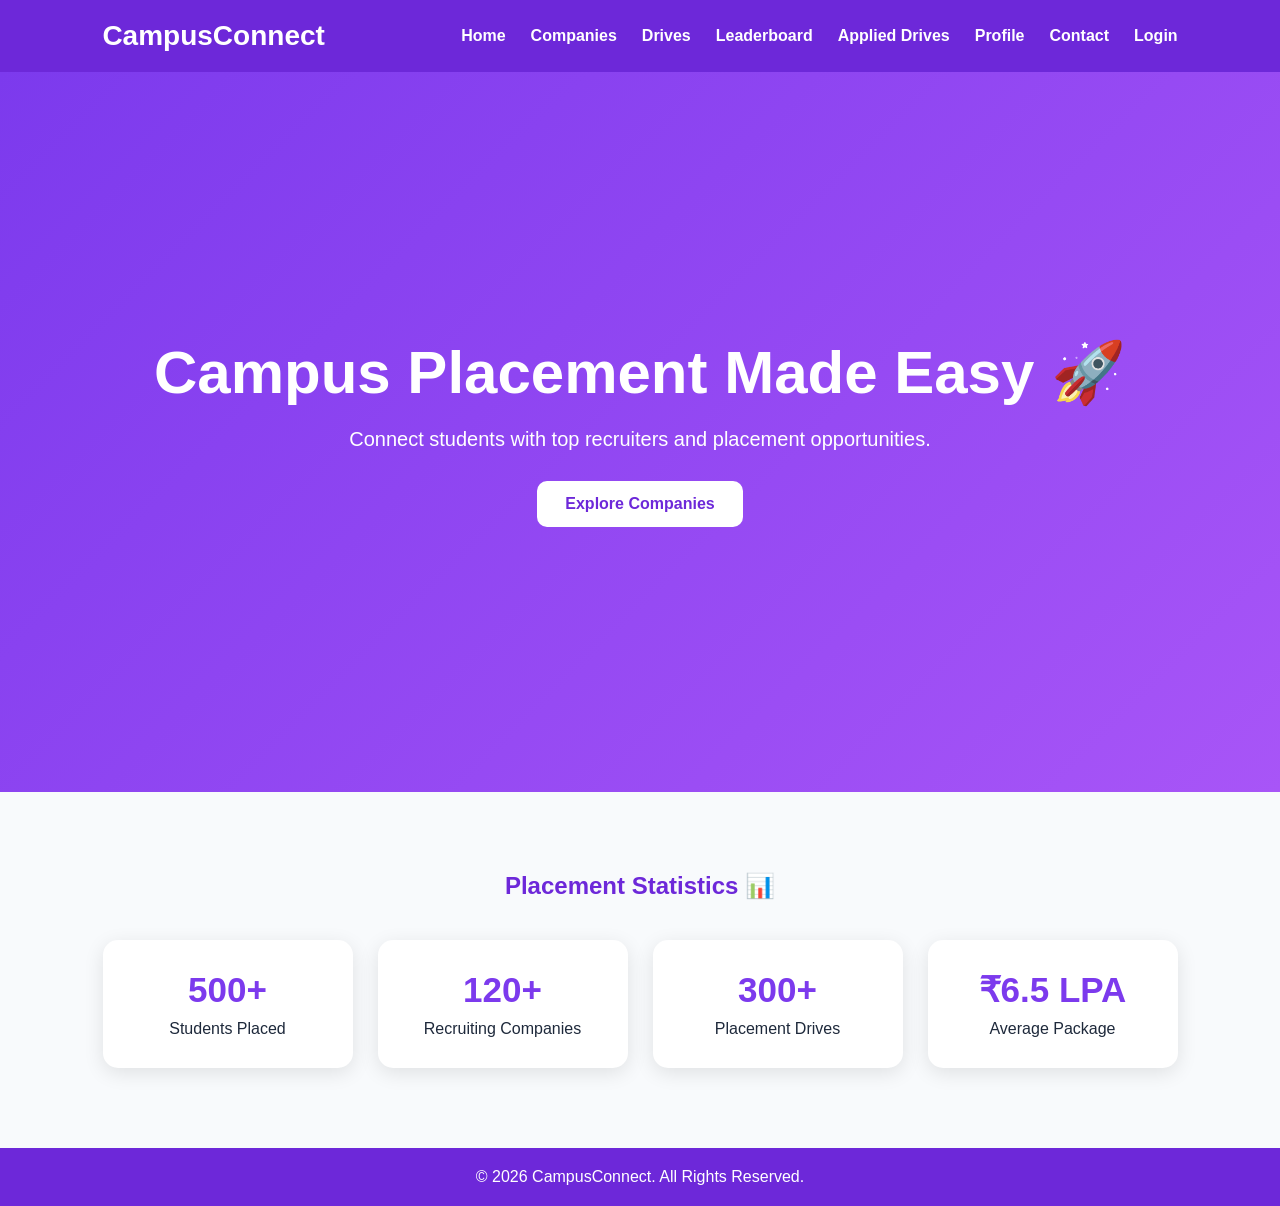
<file: index.html>
<!DOCTYPE html>
<html lang="en">
<head>
<meta charset="UTF-8">
<meta name="viewport" content="width=device-width, initial-scale=1.0">
<title>CampusConnect</title>
<link rel="stylesheet" href="style.css">
</head>
<body>

<nav class="navbar">
    <div class="logo">CampusConnect</div>

    <ul class="nav-links">
    <li><a href="index.html">Home</a></li>
    <li><a href="companies.html">Companies</a></li>
    <li><a href="drives.html">Drives</a></li>
    <li><a href="leaderboard.html">Leaderboard</a></li>
    <li><a href="applied-drives.html">Applied Drives</a></li>
    <li><a href="profile.html">Profile</a></li>
    <li><a href="contact.html">Contact</a></li>
    <li><a href="login.html">Login</a></li>
</ul>

</nav>

<section class="hero">

<div class="hero-content">

<h1>Campus Placement Made Easy 🚀</h1>

<p>
Connect students with top recruiters and placement opportunities.
</p>

<a href="companies.html" class="btn">
Explore Companies
</a>

</div>

</section>

<section class="dashboard">

<h2>Placement Statistics 📊</h2>

<div class="dashboard-container">

<div class="dashboard-card">
<h3>500+</h3>
<p>Students Placed</p>
</div>

<div class="dashboard-card">
<h3>120+</h3>
<p>Recruiting Companies</p>
</div>

<div class="dashboard-card">
<h3>300+</h3>
<p>Placement Drives</p>
</div>

<div class="dashboard-card">
<h3>₹6.5 LPA</h3>
<p>Average Package</p>
</div>

</div>

</section>

<footer>
<p>© 2026 CampusConnect. All Rights Reserved.</p>
</footer>

<script src="script.js"></script>

</body>
</html>
</file>
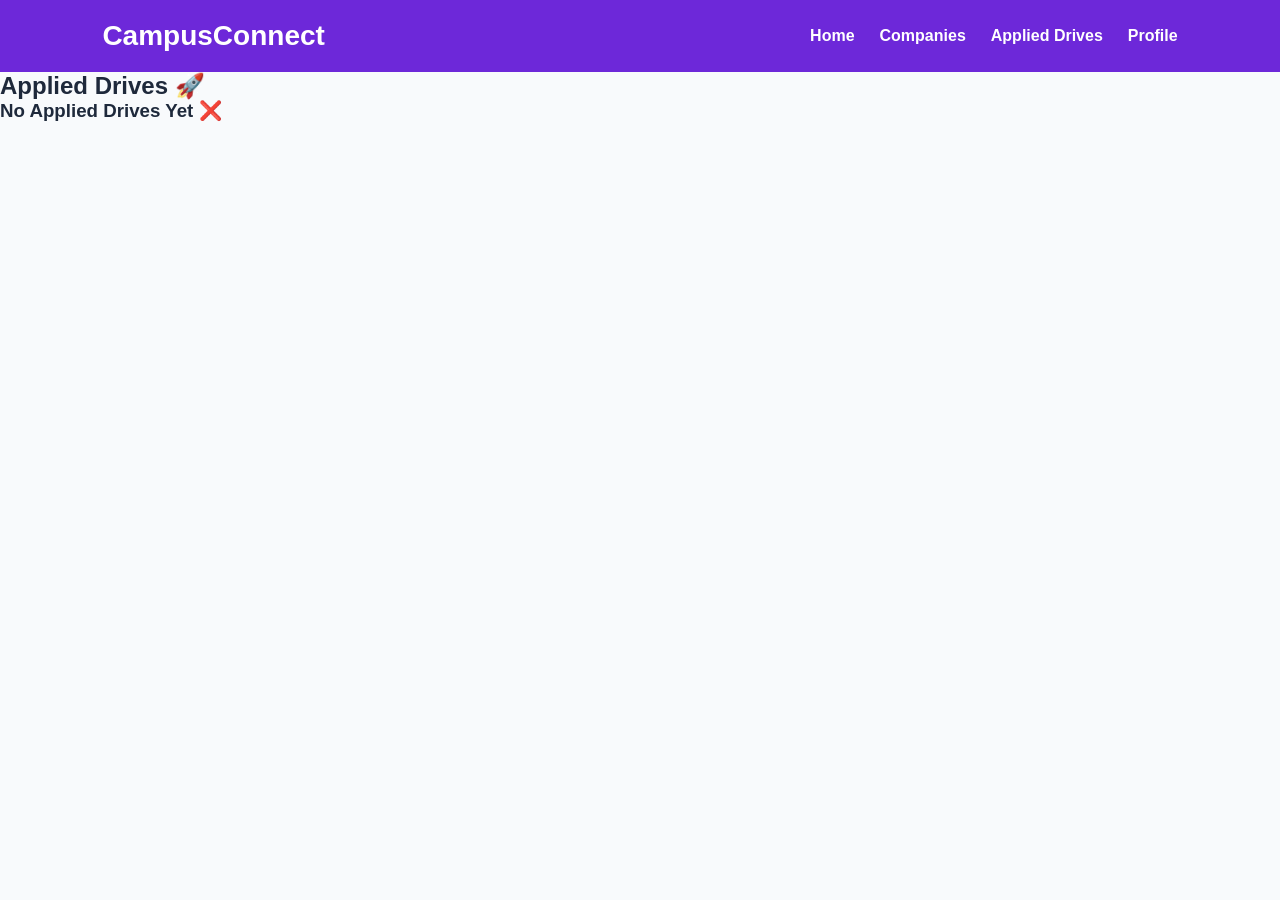
<file: applied-drives.html>
<!DOCTYPE html>
<html lang="en">
<head>
<meta charset="UTF-8">
<meta name="viewport" content="width=device-width, initial-scale=1.0">
<title>Applied Drives</title>
<link rel="stylesheet" href="style.css">
</head>
<body>

<nav class="navbar">
<div class="logo">CampusConnect</div>

<ul class="nav-links">
<li><a href="index.html">Home</a></li>
<li><a href="companies.html">Companies</a></li>
<li><a href="applied-drives.html">Applied Drives</a></li>
<li><a href="profile.html">Profile</a></li>
</ul>
</nav>

<section class="jobs">

<h2>Applied Drives 🚀</h2>

<div id="appliedContainer"></div>

</section>

<script>

function loadAppliedDrives(){

let drives =
JSON.parse(localStorage.getItem("appliedDrives")) || [];

let container =
document.getElementById("appliedContainer");

container.innerHTML = "";

if(drives.length === 0){

container.innerHTML =
"<h3>No Applied Drives Yet ❌</h3>";

return;
}

drives.forEach(company => {

container.innerHTML += `
<div class="company-card">
<h2>${company}</h2>
<p>Application Submitted ✅</p>

<button onclick="removeDrive('${company}')">
Remove
</button>

</div>
`;

});

}

function removeDrive(company){

let drives =
JSON.parse(localStorage.getItem("appliedDrives")) || [];

drives = drives.filter(item => item !== company);

localStorage.setItem(
"appliedDrives",
JSON.stringify(drives)
);

showToast("Application Removed ❌");

loadAppliedDrives();

}

loadAppliedDrives();

</script>

<script src="script.js"></script>

</body>
</html>
</file>
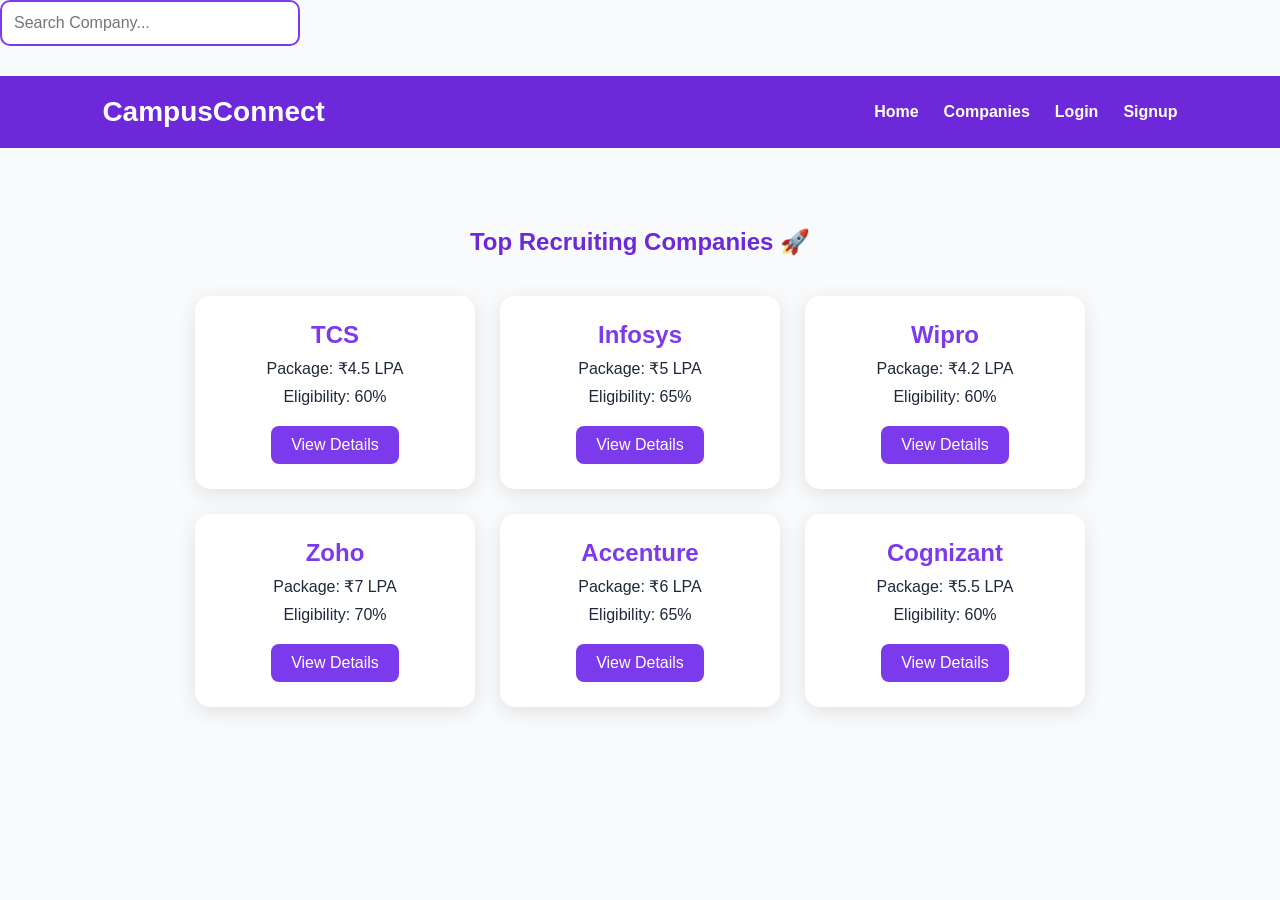
<file: companies.html>
<!DOCTYPE html>
<html lang="en">
<head>
<meta charset="UTF-8">
<meta name="viewport" content="width=device-width, initial-scale=1.0">
<title>Companies - CampusConnect</title>
<link rel="stylesheet" href="style.css">
</head>
<input
type="text"
id="searchInput"
placeholder="Search Company..."
onkeyup="searchCompany()"
class="search-company">
<body>

<nav class="navbar">
<div class="logo">CampusConnect</div>

<ul class="nav-links">
<li><a href="index.html">Home</a></li>
<li><a href="companies.html">Companies</a></li>
<li><a href="login.html">Login</a></li>
<li><a href="signup.html">Signup</a></li>
</ul>
</nav>

<section class="companies-section">

<h1>Top Recruiting Companies 🚀</h1>

<div class="company-container">

<div class="company-card">
<h2>TCS</h2>
<p>Package: ₹4.5 LPA</p>
<p>Eligibility: 60%</p>
<a href="company-details.html?company=TCS">
View Details
</a>
</div>

<div class="company-card">
<h2>Infosys</h2>
<p>Package: ₹5 LPA</p>
<p>Eligibility: 65%</p>
<a href="company-details.html?company=Infosys">
View Details
</a>
</div>

<div class="company-card">
<h2>Wipro</h2>
<p>Package: ₹4.2 LPA</p>
<p>Eligibility: 60%</p>
<a href="company-details.html?company=Wipro">
View Details
</a>
</div>

<div class="company-card">
<h2>Zoho</h2>
<p>Package: ₹7 LPA</p>
<p>Eligibility: 70%</p>
<a href="company-details.html?company=Zoho">
View Details
</a>
</div>

<div class="company-card">
<h2>Accenture</h2>
<p>Package: ₹6 LPA</p>
<p>Eligibility: 65%</p>
<a href="company-details.html?company=Accenture">
View Details
</a>
</div>

<div class="company-card">
<h2>Cognizant</h2>
<p>Package: ₹5.5 LPA</p>
<p>Eligibility: 60%</p>
<a href="company-details.html?company=Cognizant">
View Details
</a>
</div>

</div>

</section>

<script src="script.js"></script>

</body>
</html>
</file>
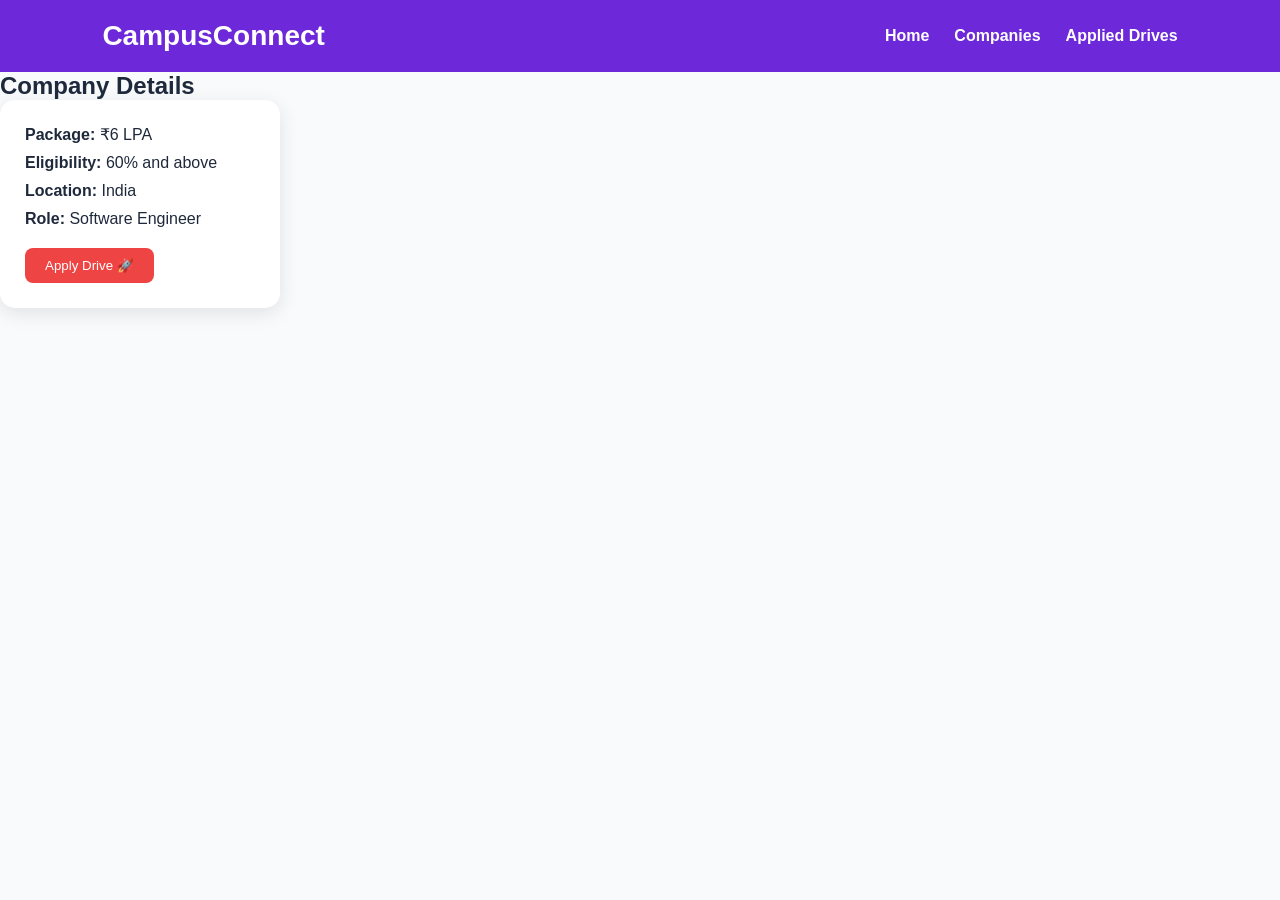
<file: company-details.html>
<!DOCTYPE html>
<html lang="en">
<head>
<meta charset="UTF-8">
<meta name="viewport" content="width=device-width, initial-scale=1.0">
<title>Company Details</title>
<link rel="stylesheet" href="style.css">
</head>
<body>

<nav class="navbar">
<div class="logo">CampusConnect</div>

<ul class="nav-links">
<li><a href="index.html">Home</a></li>
<li><a href="companies.html">Companies</a></li>
<li><a href="applied-drives.html">Applied Drives</a></li>
</ul>
</nav>

<section class="jobs">

<h2 id="companyName">Company Details</h2>

<div class="company-card">

<p><strong>Package:</strong> ₹6 LPA</p>

<p><strong>Eligibility:</strong> 60% and above</p>

<p><strong>Location:</strong> India</p>

<p><strong>Role:</strong> Software Engineer</p>

<button onclick="applyDrive()">
Apply Drive 🚀
</button>

</div>

</section>

<script>

const params =
new URLSearchParams(window.location.search);

const company =
params.get("company");

document.getElementById("companyName").innerText =
company || "Company Details";

function applyDrive(){

let appliedDrives =
JSON.parse(localStorage.getItem("appliedDrives")) || [];

if(!appliedDrives.includes(company)){

appliedDrives.push(company);

localStorage.setItem(
"appliedDrives",
JSON.stringify(appliedDrives)
);

showToast(company + " Applied Successfully 🎉");

}else{

showToast("Already Applied ❗");

}

}

</script>

<script src="script.js"></script>

</body>
</html>
</file>
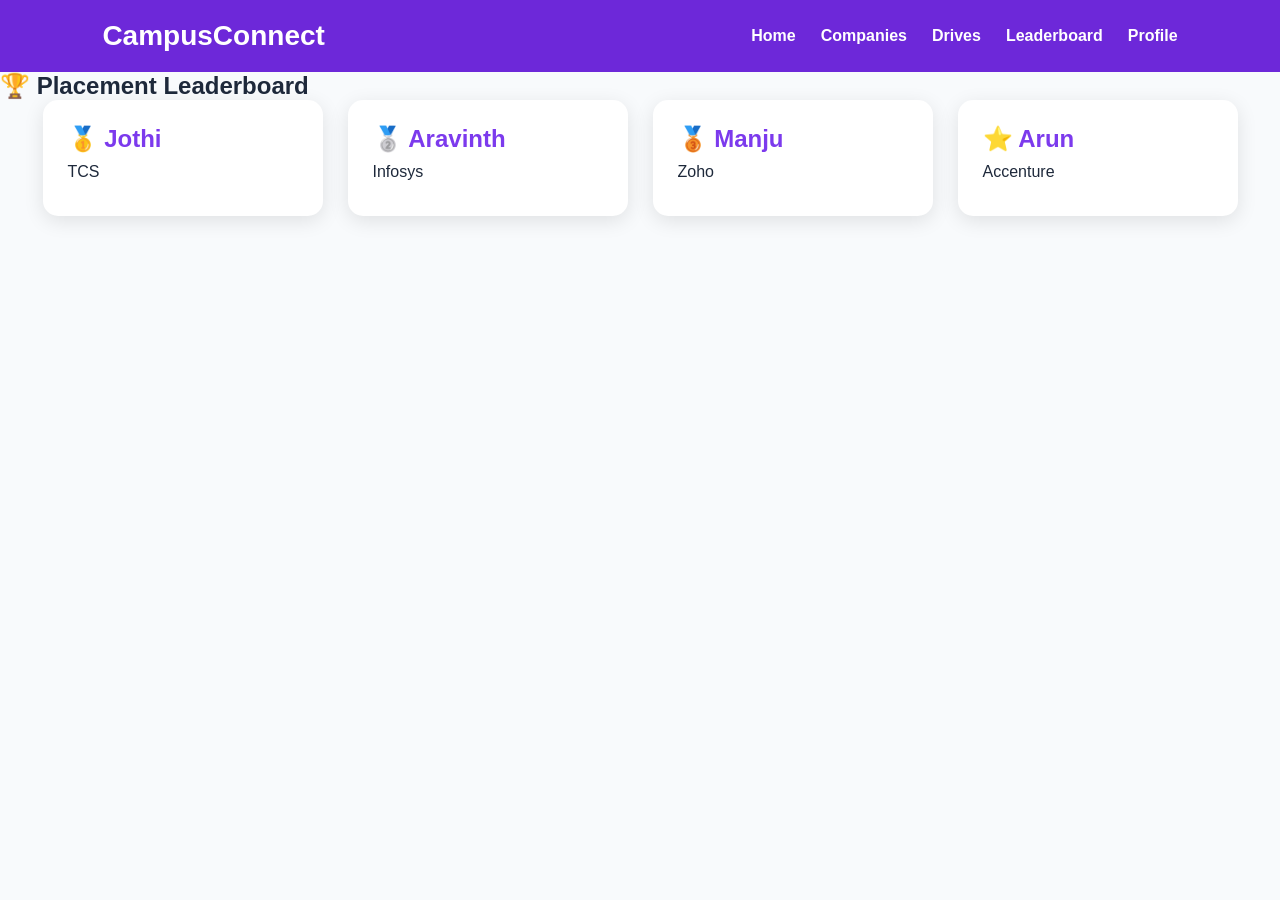
<file: leaderboard.html>
<!DOCTYPE html>
<html lang="en">
<head>
<meta charset="UTF-8">
<meta name="viewport" content="width=device-width, initial-scale=1.0">
<title>Placement Leaderboard</title>
<link rel="stylesheet" href="style.css">
</head>
<body>

<nav class="navbar">
<div class="logo">CampusConnect</div>

<ul class="nav-links">
<li><a href="index.html">Home</a></li>
<li><a href="companies.html">Companies</a></li>
<li><a href="drives.html">Drives</a></li>
<li><a href="leaderboard.html">Leaderboard</a></li>
<li><a href="profile.html">Profile</a></li>
</ul>
</nav>

<section class="jobs">

<h2>🏆 Placement Leaderboard</h2>

<div class="company-container">

<div class="company-card">
<h2>🥇 Jothi</h2>
<p>TCS</p>
</div>

<div class="company-card">
<h2>🥈 Aravinth</h2>
<p>Infosys</p>
</div>

<div class="company-card">
<h2>🥉 Manju</h2>
<p>Zoho</p>
</div>

<div class="company-card">
<h2>⭐ Arun</h2>
<p>Accenture</p>
</div>

</div>

</section>

<script src="script.js"></script>

</body>
</html>
</file>
<file: style.css>
*{
margin:0;
padding:0;
box-sizing:border-box;
font-family:'Segoe UI',sans-serif;
}

body{
background:#f8fafc;
color:#1e293b;
}

/* NAVBAR */

.navbar{
display:flex;
justify-content:space-between;
align-items:center;
padding:20px 8%;
background:#6d28d9;
}

.logo{
font-size:28px;
font-weight:bold;
color:white;
}

.nav-links{
display:flex;
list-style:none;
gap:25px;
}

.nav-links a{
text-decoration:none;
color:white;
font-weight:bold;
}

.nav-links a:hover{
opacity:0.8;
}

/* HERO */

.hero{
height:80vh;
display:flex;
justify-content:center;
align-items:center;
text-align:center;
padding:20px;
background:linear-gradient(
135deg,
#7c3aed,
#a855f7
);
color:white;
}

.hero-content h1{
font-size:60px;
margin-bottom:20px;
}

.hero-content p{
font-size:20px;
margin-bottom:30px;
}

.btn{
display:inline-block;
padding:14px 28px;
background:white;
color:#6d28d9;
text-decoration:none;
font-weight:bold;
border-radius:10px;
}

/* DASHBOARD */

.dashboard{
padding:80px 8%;
text-align:center;
}

.dashboard h2{
margin-bottom:40px;
color:#6d28d9;
}

.dashboard-container{
display:flex;
justify-content:center;
flex-wrap:wrap;
gap:25px;
}

.dashboard-card{
background:white;
width:250px;
padding:30px;
border-radius:15px;
box-shadow:0 5px 20px rgba(0,0,0,0.1);
transition:0.3s;
}

.dashboard-card:hover{
transform:translateY(-10px);
}

.dashboard-card h3{
font-size:35px;
color:#7c3aed;
margin-bottom:10px;
}
/* FOOTER */

footer{
background:#6d28d9;
color:white;
text-align:center;
padding:20px;
}

/* MOBILE */

@media(max-width:768px){

.navbar{
flex-direction:column;
gap:15px;
}

.nav-links{
flex-wrap:wrap;
justify-content:center;
}

.hero-content h1{
font-size:38px;
}

.hero-content p{
font-size:16px;
}

.stat-card{
width:100%;
max-width:320px;
}

}

/* TOAST */

.toast{
position:fixed;
bottom:20px;
right:20px;
background:#7c3aed;
color:white;
padding:12px 20px;
border-radius:8px;
opacity:0;
transform:translateY(20px);
transition:0.3s;
z-index:1000;
}

.toast.show{
opacity:1;
transform:translateY(0);
}

/* COMPANIES PAGE */

.companies-section{
padding:80px 8%;
text-align:center;
}

.companies-section h1{
margin-bottom:40px;
color:#6d28d9;
}

.company-container{
display:flex;
flex-wrap:wrap;
justify-content:center;
gap:25px;
}

.company-card{
background:white;
width:280px;
padding:25px;
border-radius:15px;
box-shadow:0 5px 20px rgba(0,0,0,0.1);
transition:0.3s;
}

.company-card:hover{
transform:translateY(-10px);
}

.company-card h2{
color:#6d28d9;
margin-bottom:10px;
}

.company-card p{
margin-bottom:10px;
}

.company-card a{
display:inline-block;
margin-top:10px;
padding:10px 20px;
background:#7c3aed;
color:white;
text-decoration:none;
border-radius:8px;
}

.company-card button{
margin-top:10px;
padding:10px 20px;
border:none;
background:#ef4444;
color:white;
border-radius:8px;
cursor:pointer;
}

.company-card button:hover{
background:#dc2626;
}

.search-company{
width:300px;
padding:12px;
border:2px solid #7c3aed;
border-radius:10px;
margin-bottom:30px;
font-size:16px;
}

/* LEADERBOARD */

.company-card h2{
color:#7c3aed;
}
</file>
